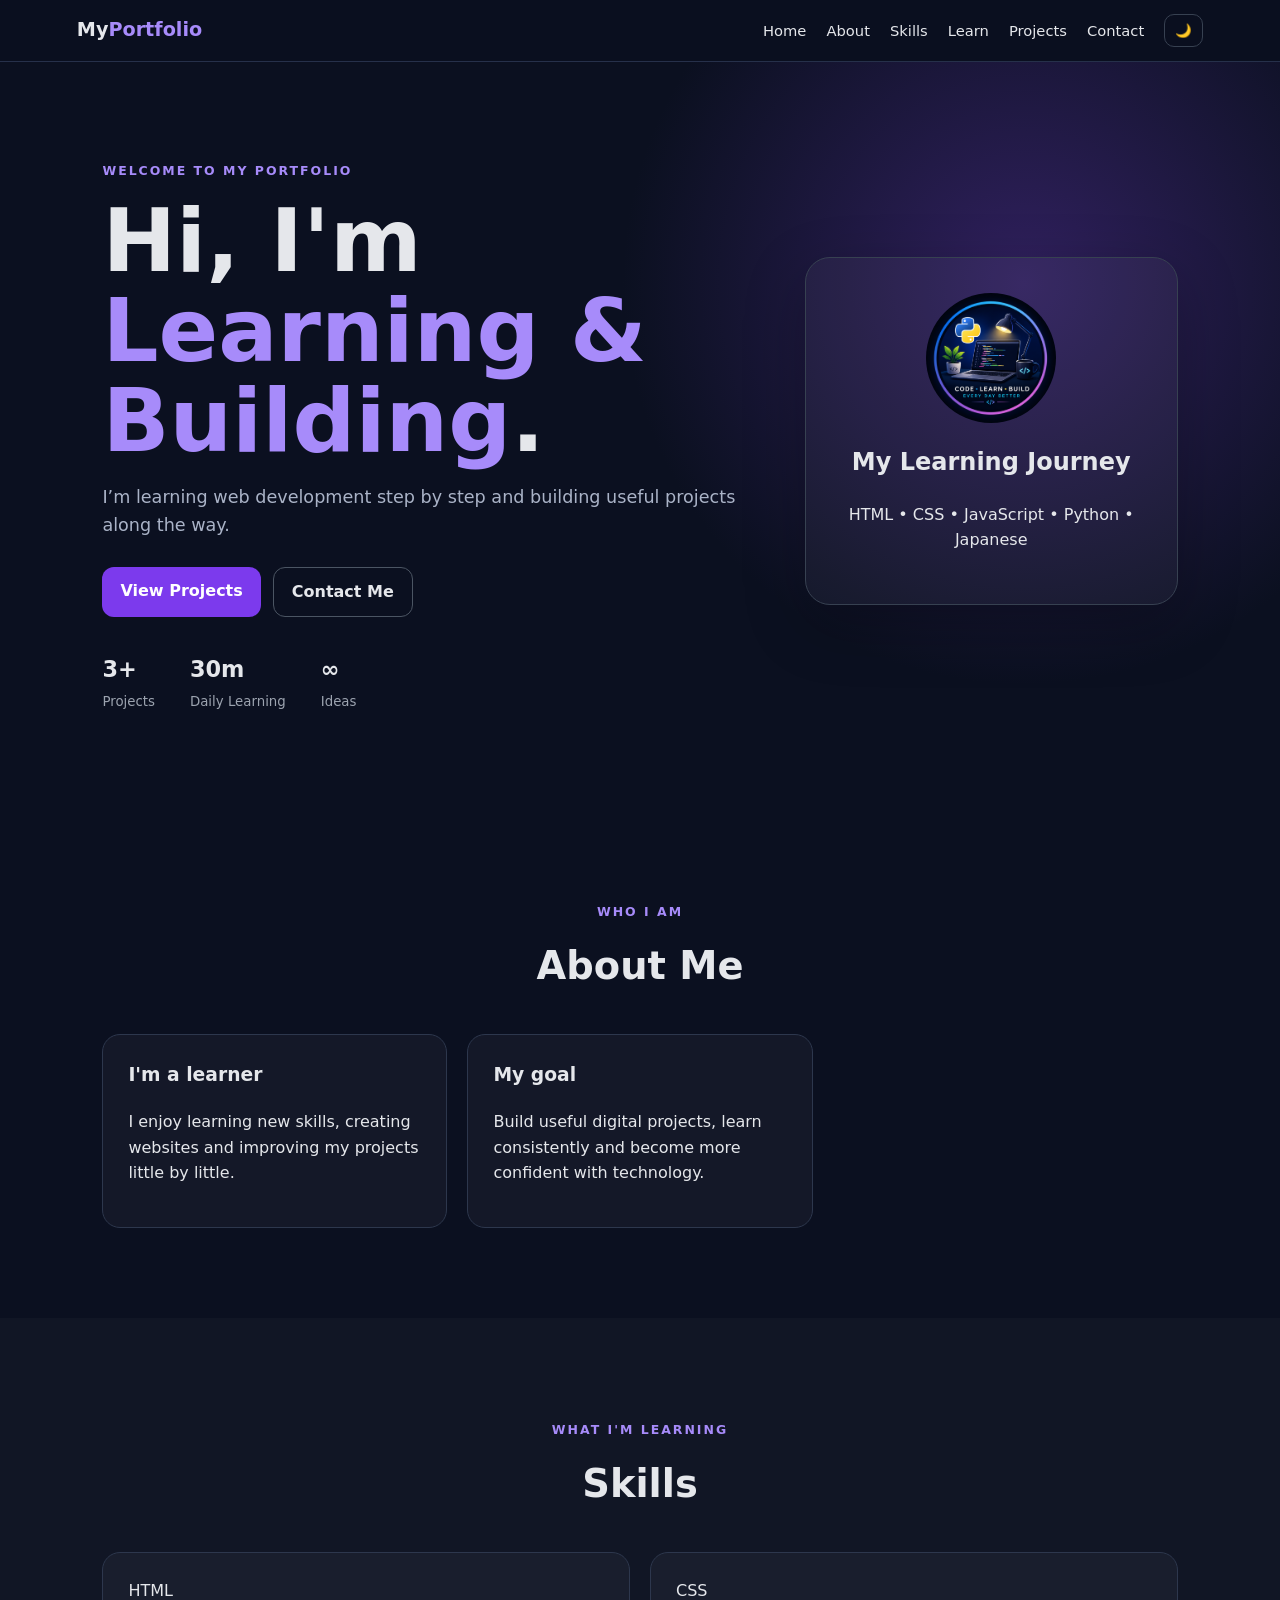
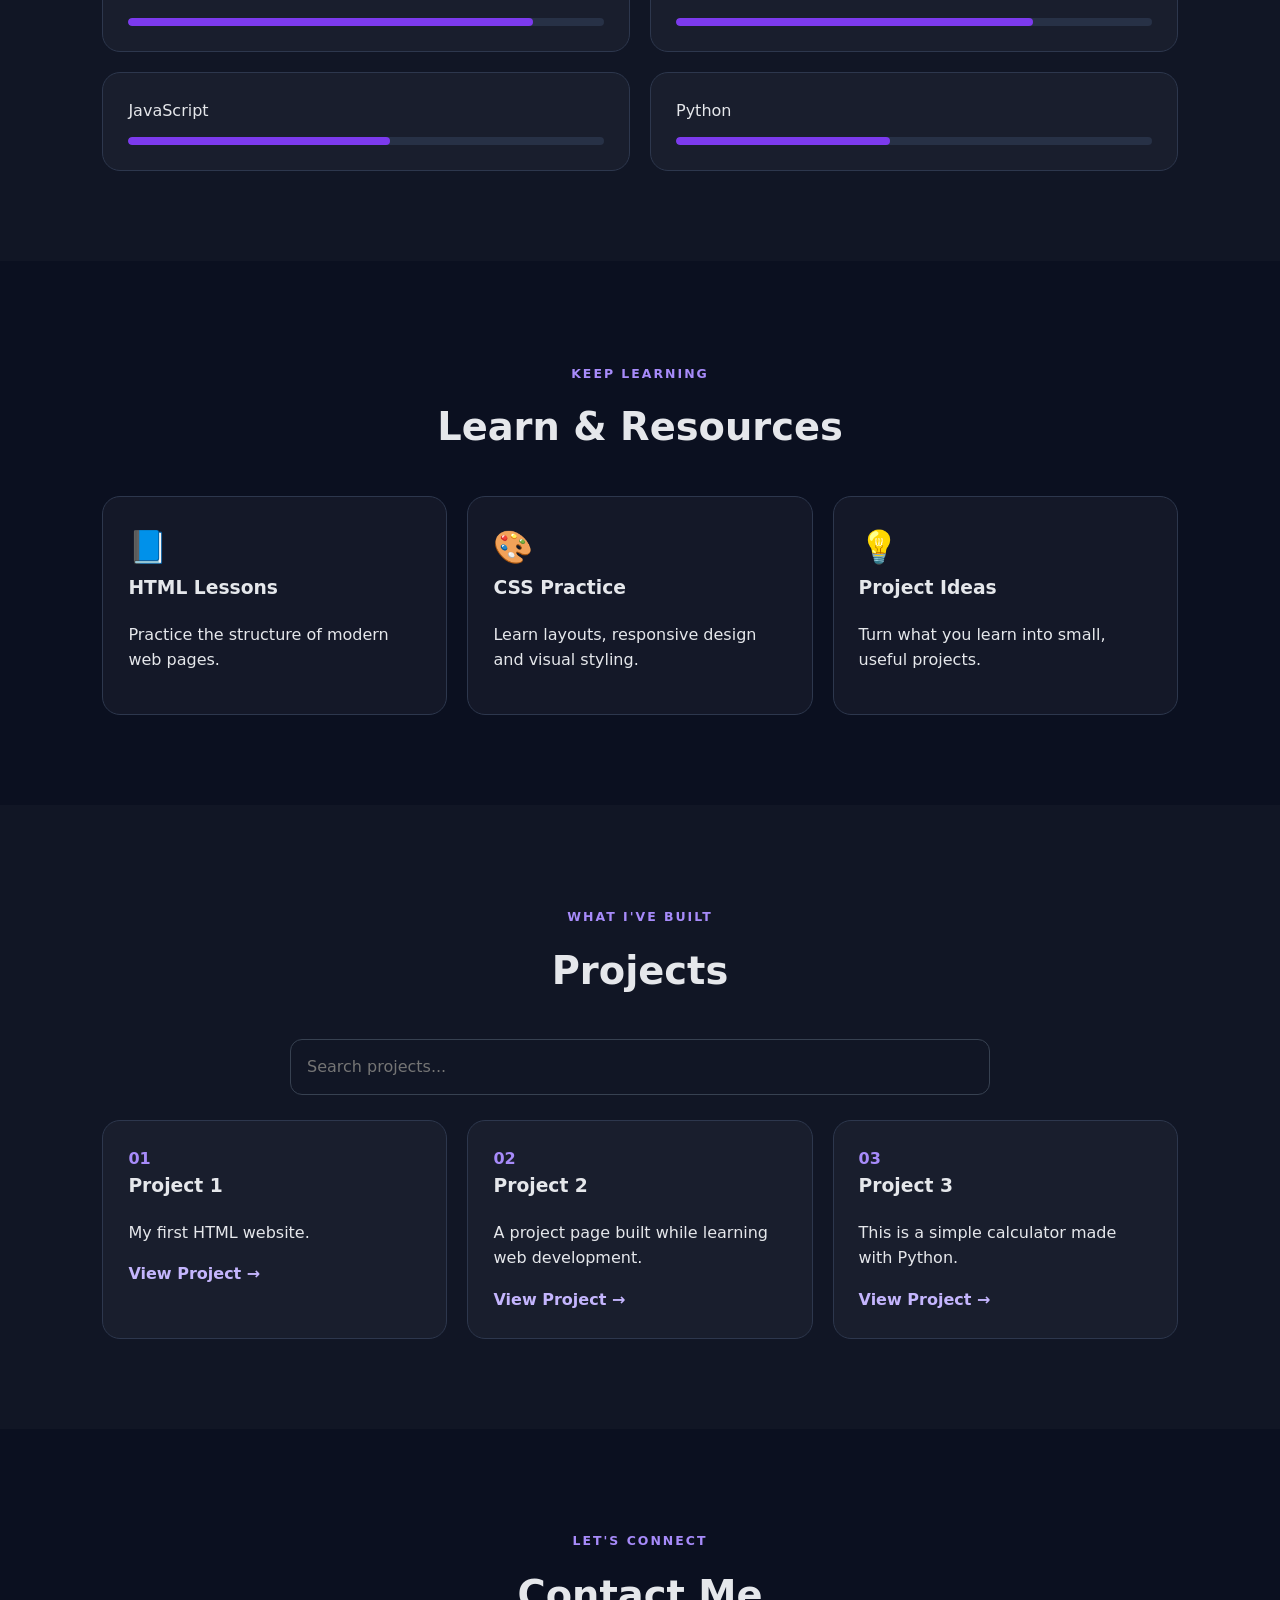
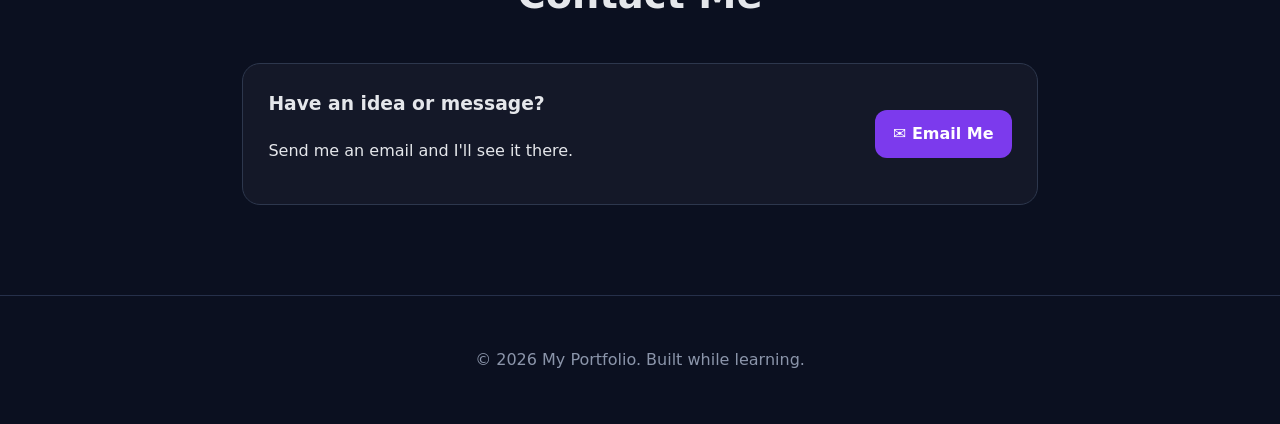
<file: index.html>
<!DOCTYPE html>
<html lang="en">
<head>
<meta charset="UTF-8">
<meta name="viewport" content="width=device-width, initial-scale=1.0">
<title>My Portfolio</title>
<meta name="description" content="My personal portfolio, projects and learning resources.">
<meta name="theme-color" content="#111827">
<link rel="manifest" href="manifest.json">
<link rel="stylesheet" href="style.css">
</head>
<body>
<div class="progress" id="progress"></div>

<header class="header">
  <a class="logo" href="#home">My<span>Portfolio</span></a>
  <button class="menu-btn" id="menuBtn" aria-label="Open menu">☰</button>
  <nav id="nav">
    <a href="#home">Home</a>
    <a href="#about">About</a>
    <a href="#skills">Skills</a>
    <a href="#resources">Learn</a>
    <a href="#projects">Projects</a>
    <a href="#contact">Contact</a>
  </nav>
  <button class="theme-btn" id="themeBtn" aria-label="Toggle theme">🌙</button>
</header>

<main>
<section class="hero" id="home">
  <div class="hero-text">
    <p class="eyebrow">WELCOME TO MY PORTFOLIO</p>
    <h1>Hi, I'm <span>Learning & Building</span>.</h1>
    <p class="lead">I’m learning web development step by step and building useful projects along the way.</p>
    <div class="actions">
      <a class="btn primary" href="#projects">View Projects</a>
      <a class="btn secondary" href="#contact">Contact Me</a>
    </div>
    <div class="stats">
      <div><strong>3+</strong><small>Projects</small></div>
      <div><strong>30m</strong><small>Daily Learning</small></div>
      <div><strong>∞</strong><small>Ideas</small></div>
    </div>
  </div>
  <div class="hero-card">
    <div class="avatar" style="width:130px;height:130px;overflow:hidden;border-radius:50%;margin:0 auto 20px;"><img src="./profile.png" alt="Profile Picture" style="width:100%;height:100%;object-fit:cover;display:block;"></div>
    <h2>My Learning Journey</h2>
    <p>HTML • CSS • JavaScript • Python • Japanese</p>
  </div>
</section>

<section id="about" class="section">
  <div class="section-title"><p>WHO I AM</p><h2>About Me</h2></div>
  <div class="about-grid">
    <div class="card">
      <h3>I'm a learner</h3>
      <p>I enjoy learning new skills, creating websites and improving my projects little by little.</p>
    </div>
    <div class="card">
      <h3>My goal</h3>
      <p>Build useful digital projects, learn consistently and become more confident with technology.</p>
    </div>
  </div>
</section>

<section id="skills" class="section alt">
  <div class="section-title"><p>WHAT I'M LEARNING</p><h2>Skills</h2></div>
  <div class="skill-grid">
    <div class="skill card"><span>HTML</span><div class="bar"><i style="width:85%"></i></div></div>
    <div class="skill card"><span>CSS</span><div class="bar"><i style="width:75%"></i></div></div>
    <div class="skill card"><span>JavaScript</span><div class="bar"><i style="width:55%"></i></div></div>
    <div class="skill card"><span>Python</span><div class="bar"><i style="width:45%"></i></div></div>
  </div>
</section>

<section id="resources" class="section">
  <div class="section-title"><p>KEEP LEARNING</p><h2>Learn & Resources</h2></div>
  <div class="resource-grid">
    <div class="card"><div class="icon">📘</div><h3>HTML Lessons</h3><p>Practice the structure of modern web pages.</p></div>
    <div class="card"><div class="icon">🎨</div><h3>CSS Practice</h3><p>Learn layouts, responsive design and visual styling.</p></div>
    <div class="card"><div class="icon">💡</div><h3>Project Ideas</h3><p>Turn what you learn into small, useful projects.</p></div>
  </div>
</section>

<section id="projects" class="section alt">
  <div class="section-title"><p>WHAT I'VE BUILT</p><h2>Projects</h2></div>
  <div class="search"><input id="search" type="search" placeholder="Search projects..."></div>
  <div class="project-grid" id="projectGrid">
    <article class="project card" data-name="project 1 html website">
      <div class="project-number">01</div><h3>Project 1</h3>
      <p>My first HTML website.</p><a class="text-link" href="project1.html">View Project →</a>
    </article>
    <article class="project card" data-name="project 2">
      <div class="project-number">02</div><h3>Project 2</h3>
      <p>A project page built while learning web development.</p><a class="text-link" href="project2.html">View Project →</a>
    </article>
    <article class="project card" data-name="project 3 python calculator">
      <div class="project-number">03</div><h3>Project 3</h3>
      <p>This is a simple calculator made with Python.</p><a class="text-link" href="project3.html">View Project →</a>
    </article>
  </div>
  <p id="noResults" class="empty" hidden>No project found.</p>
</section>

<section id="contact" class="section contact">
  <div class="section-title"><p>LET'S CONNECT</p><h2>Contact Me</h2></div>
  <div class="contact-card card">
    <div><h3>Have an idea or message?</h3><p>Send me an email and I'll see it there.</p></div>
    <a class="btn primary" href="mailto:br402040@gmail.com">✉ Email Me</a>
  </div>
</section>
</main>

<footer><p>© <span id="year"></span> My Portfolio. Built while learning.</p></footer>

<script>
const $ = s => document.querySelector(s);
$("#year").textContent = new Date().getFullYear();

$("#themeBtn").addEventListener("click", () => {
  document.body.classList.toggle("light");
  $("#themeBtn").textContent = document.body.classList.contains("light") ? "☀️" : "🌙";
});

$("#menuBtn").addEventListener("click", () => $("#nav").classList.toggle("open"));

document.querySelectorAll("#nav a").forEach(a => a.addEventListener("click", () => $("#nav").classList.remove("open")));

$("#search").addEventListener("input", e => {
  const q = e.target.value.toLowerCase().trim();
  let count = 0;
  document.querySelectorAll(".project").forEach(card => {
    const show = card.dataset.name.includes(q);
    card.hidden = !show;
    if (show) count++;
  });
  $("#noResults").hidden = count !== 0;
});

window.addEventListener("scroll", () => {
  const h = document.documentElement;
  const pct = h.scrollTop / (h.scrollHeight - h.clientHeight) * 100;
  $("#progress").style.width = pct + "%";
});

if ("serviceWorker" in navigator) {
  window.addEventListener("load", () => navigator.serviceWorker.register("./service-worker.js"));
}
</script>
</body>
</html>
</file>
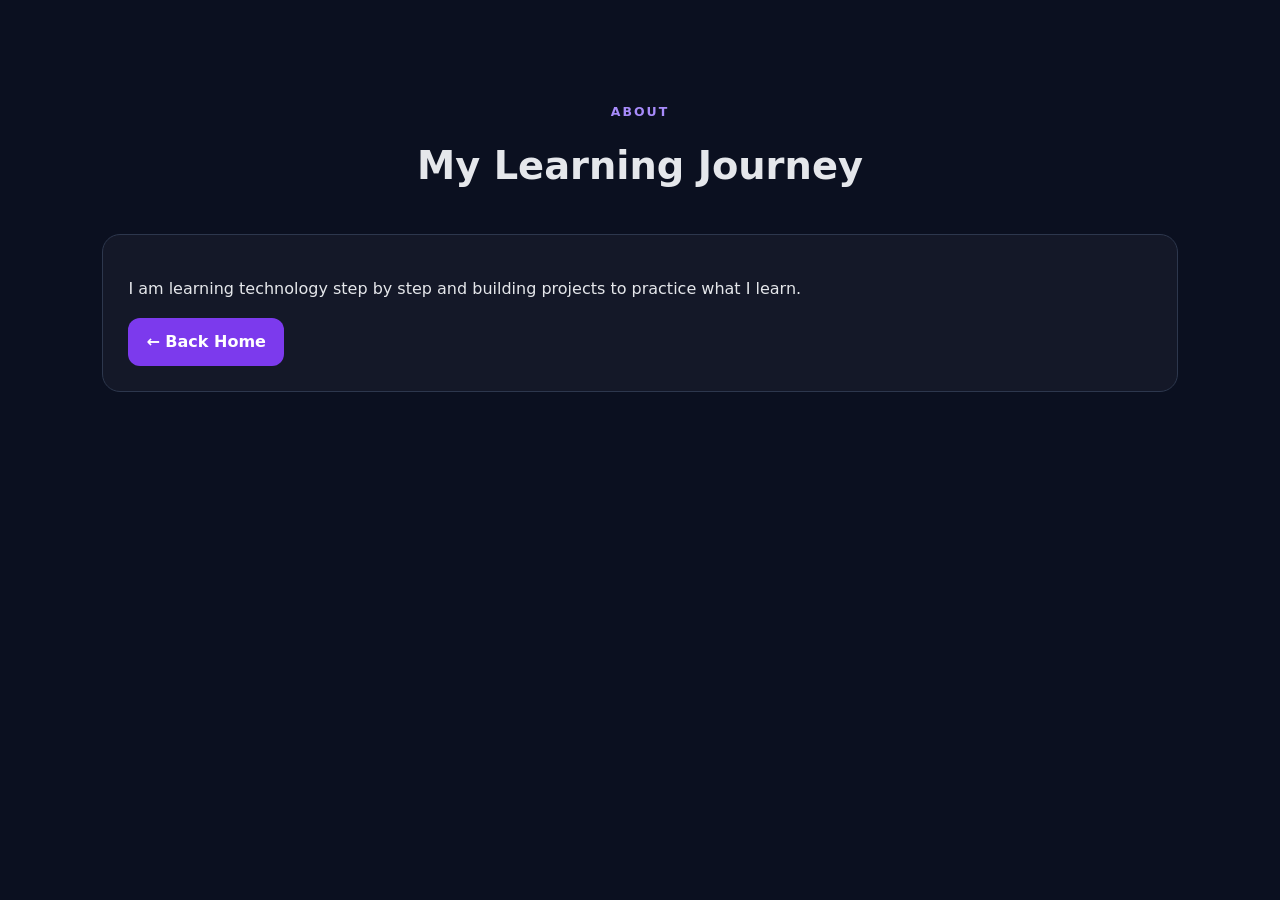
<file: about.html>
<!doctype html><html><head><meta charset="utf-8"><meta name="viewport" content="width=device-width,initial-scale=1"><title>About - My Portfolio</title><link rel="stylesheet" href="style.css"></head><body><main class="section"><div class="section-title"><p>ABOUT</p><h2>My Learning Journey</h2></div><div class="card"><p>I am learning technology step by step and building projects to practice what I learn.</p><a class="btn primary" href="index.html">← Back Home</a></div></main></body></html>
</file>
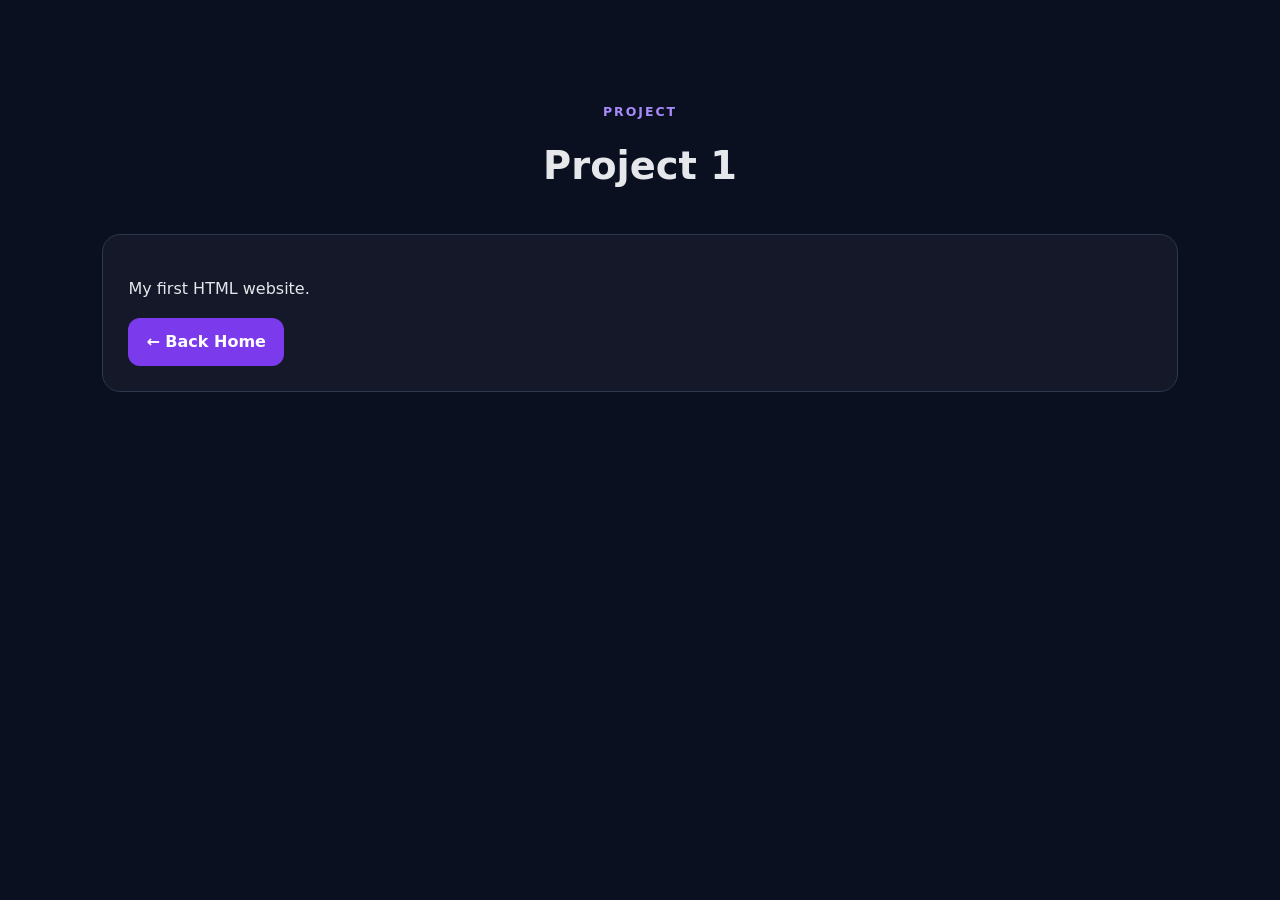
<file: project1.html>
<!doctype html><html><head><meta charset="utf-8"><meta name="viewport" content="width=device-width,initial-scale=1"><title>Project 1</title><link rel="stylesheet" href="style.css"></head><body><main class="section"><div class="section-title"><p>PROJECT</p><h2>Project 1</h2></div><div class="card"><p>My first HTML website.</p><a class="btn primary" href="index.html">← Back Home</a></div></main></body></html>
</file>
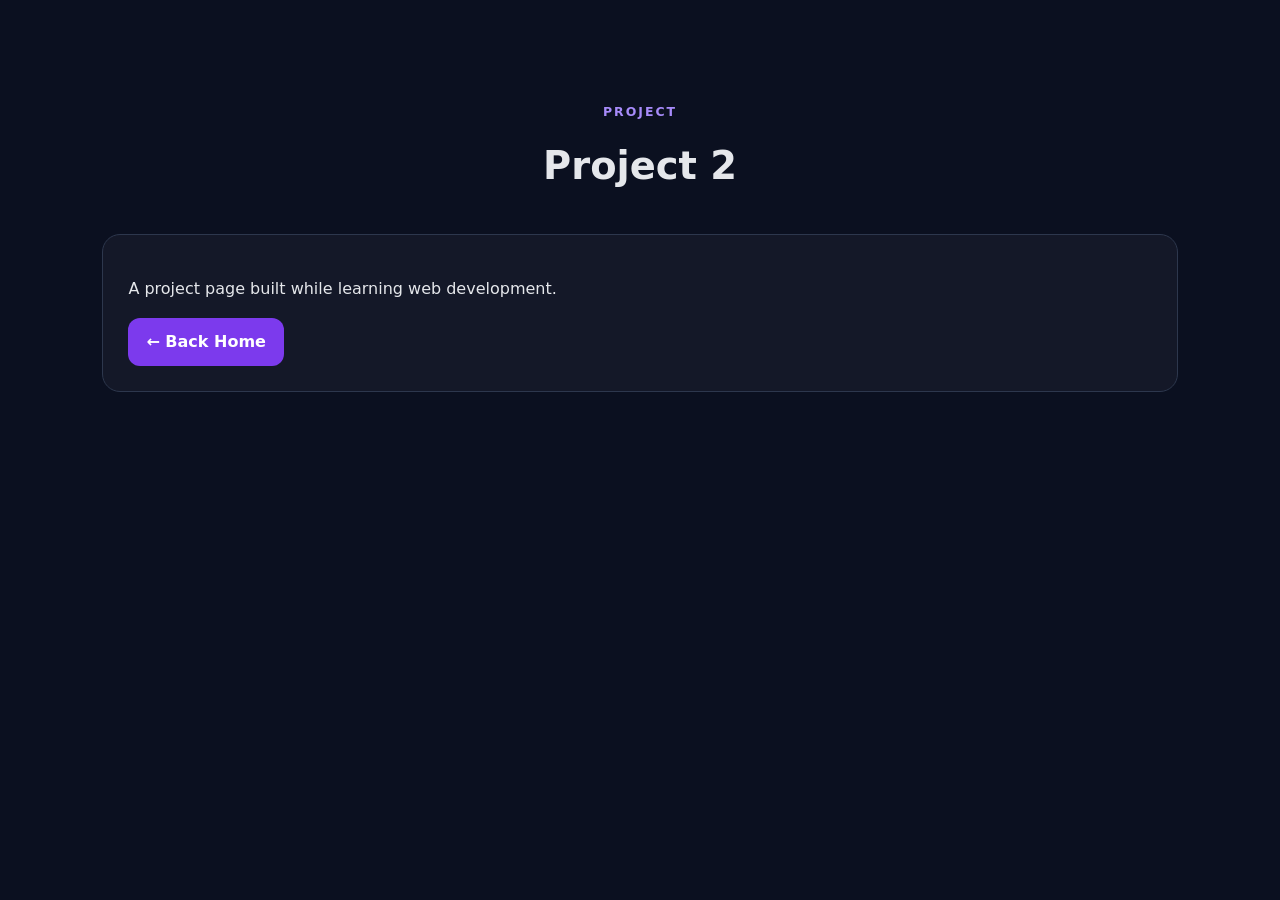
<file: project2.html>
<!doctype html><html><head><meta charset="utf-8"><meta name="viewport" content="width=device-width,initial-scale=1"><title>Project 2</title><link rel="stylesheet" href="style.css"></head><body><main class="section"><div class="section-title"><p>PROJECT</p><h2>Project 2</h2></div><div class="card"><p>A project page built while learning web development.</p><a class="btn primary" href="index.html">← Back Home</a></div></main></body></html>
</file>
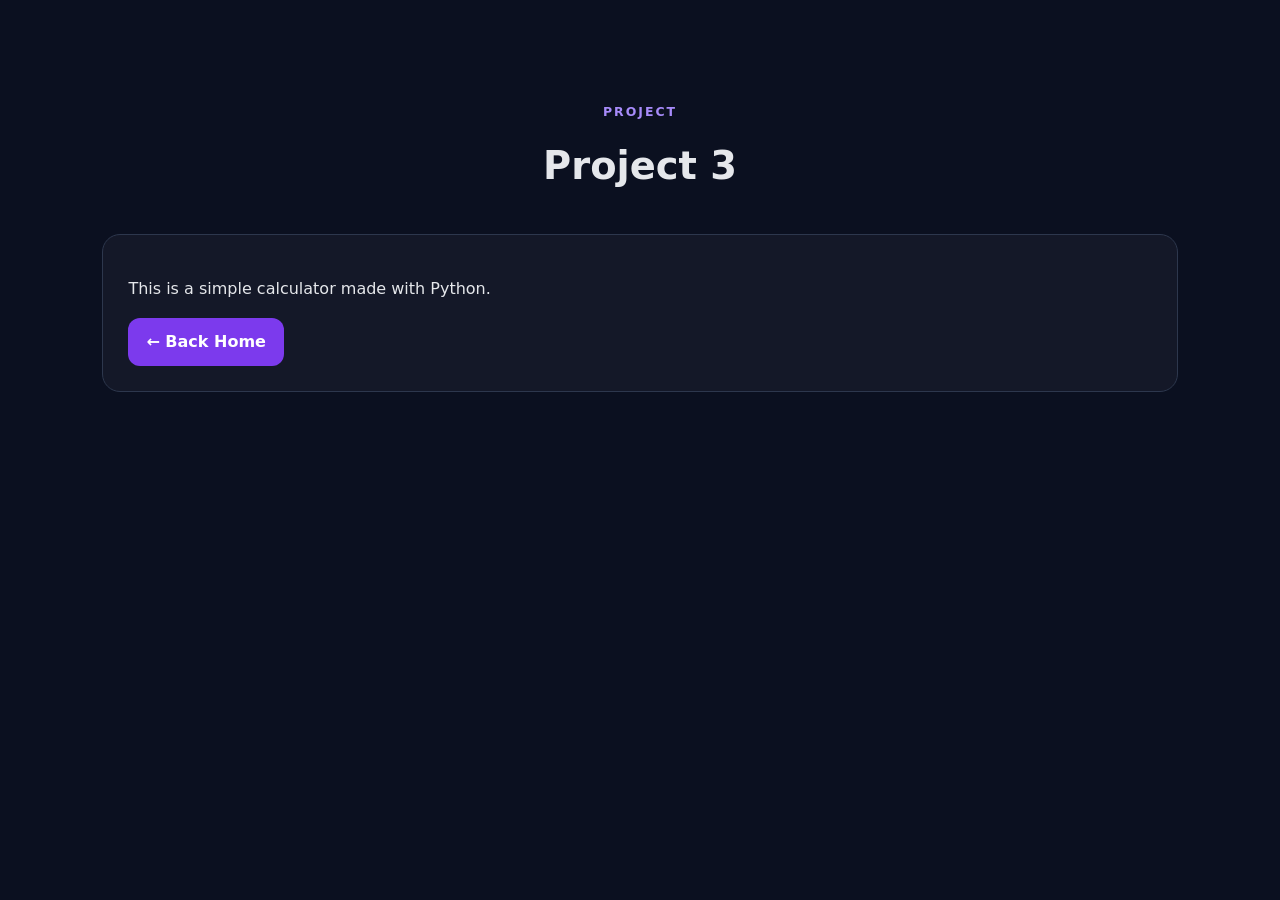
<file: project3.html>
<!doctype html><html><head><meta charset="utf-8"><meta name="viewport" content="width=device-width,initial-scale=1"><title>Project 3</title><link rel="stylesheet" href="style.css"></head><body><main class="section"><div class="section-title"><p>PROJECT</p><h2>Project 3</h2></div><div class="card"><p>This is a simple calculator made with Python.</p><a class="btn primary" href="index.html">← Back Home</a></div></main></body></html>
</file>
<file: style.css>
*{box-sizing:border-box}html{scroll-behavior:smooth}body{margin:0;font-family:system-ui,-apple-system,Segoe UI,sans-serif;background:#0b1020;color:#e5e7eb;line-height:1.6;transition:.25s}body.light{background:#f7f8fc;color:#172033}.progress{position:fixed;top:0;left:0;height:3px;width:0;background:#7c3aed;z-index:100}.header{position:sticky;top:0;z-index:50;display:flex;align-items:center;gap:20px;padding:14px 6%;background:rgba(11,16,32,.86);backdrop-filter:blur(14px);border-bottom:1px solid #26304a}.light .header{background:rgba(255,255,255,.88);border-color:#e5e7eb}.logo{font-weight:800;font-size:1.2rem;color:inherit;text-decoration:none;margin-right:auto}.logo span{color:#a78bfa}.header nav{display:flex;gap:20px}.header nav a{color:inherit;text-decoration:none;font-size:.92rem}.header nav a:hover{color:#a78bfa}.theme-btn,.menu-btn{border:1px solid #374151;background:transparent;color:inherit;border-radius:10px;padding:8px 10px;cursor:pointer}.menu-btn{display:none}.hero{min-height:82vh;display:grid;grid-template-columns:1.4fr .8fr;align-items:center;gap:50px;padding:80px 8%;background:radial-gradient(circle at 80% 30%,#30205e 0,transparent 35%)}.eyebrow,.section-title p{color:#a78bfa;font-size:.78rem;font-weight:800;letter-spacing:.16em}.hero h1{font-size:clamp(2.5rem,7vw,5.5rem);line-height:1.02;margin:15px 0}.hero h1 span{color:#a78bfa}.lead{max-width:650px;color:#aab3c7;font-size:1.1rem}.actions{display:flex;gap:12px;margin:28px 0}.btn{display:inline-block;padding:11px 18px;border-radius:12px;text-decoration:none;font-weight:700}.primary{background:#7c3aed;color:white}.secondary{border:1px solid #4b5563;color:inherit}.stats{display:flex;gap:35px;margin-top:35px}.stats strong{display:block;font-size:1.4rem}.stats small{color:#9ca3af}.hero-card{padding:35px;border:1px solid #374151;border-radius:25px;background:rgba(255,255,255,.04);text-align:center;box-shadow:0 20px 60px rgba(0,0,0,.25)}.avatar{width:130px;height:130px;overflow:hidden;margin:0 auto 20px;border-radius:50%;display:grid;place-items:center;font-size:2.5rem;font-weight:800;background:linear-gradient(135deg,#7c3aed,#06b6d4);color:white}.section{padding:90px 8%}.section.alt{background:rgba(255,255,255,.025)}.section-title{text-align:center;margin-bottom:38px}.section-title h2{font-size:2.4rem;margin:4px 0}.about-grid,.skill-grid,.resource-grid,.project-grid{display:grid;grid-template-columns:repeat(3,1fr);gap:20px;max-width:1100px;margin:auto}.skill-grid{grid-template-columns:repeat(2,1fr)}.card{padding:25px;border:1px solid #2d374d;border-radius:18px;background:rgba(255,255,255,.035)}.light .card{background:white;border-color:#e5e7eb}.card h3{margin-top:0}.icon{font-size:2rem}.bar{height:8px;background:#273146;border-radius:10px;margin-top:14px;overflow:hidden}.bar i{display:block;height:100%;background:#7c3aed;border-radius:10px}.search{max-width:700px;margin:0 auto 25px}.search input{width:100%;padding:14px 16px;border-radius:12px;border:1px solid #374151;background:transparent;color:inherit;font:inherit}.project-number{color:#a78bfa;font-weight:800}.text-link{color:#c4b5fd;text-decoration:none;font-weight:700}.empty{text-align:center}.contact{max-width:1000px;margin:auto}.contact-card{display:flex;align-items:center;justify-content:space-between;gap:20px}.privacy-note{text-align:center;color:#9ca3af;font-size:.8rem}footer{text-align:center;padding:35px;color:#8b95aa;border-top:1px solid #26304a}@media(max-width:800px){.menu-btn{display:block}.header nav{display:none;position:absolute;top:64px;left:0;right:0;padding:15px 6%;background:#101827;flex-direction:column}.light .header nav{background:white}.header nav.open{display:flex}.hero{grid-template-columns:1fr;padding-top:55px}.about-grid,.resource-grid,.project-grid,.skill-grid{grid-template-columns:1fr}.contact-card{flex-direction:column;align-items:flex-start}.hero-card{max-width:400px;margin:auto;width:100%}.section{padding:65px 6%}}
.avatar img{width:100%;height:100%;object-fit:cover;display:block}
</file>
